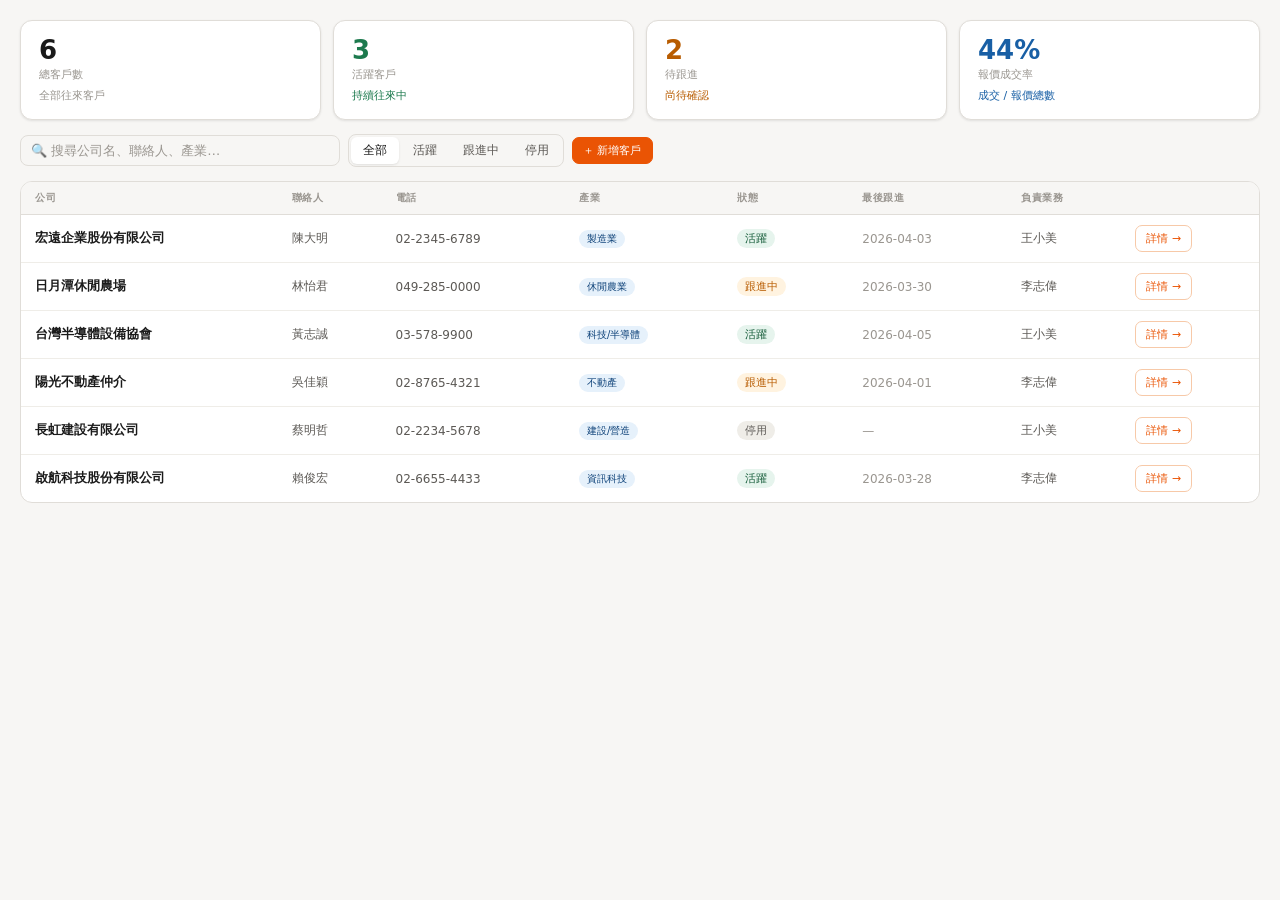
<file: admin_customers.html>
<!DOCTYPE html>
<html lang="zh-TW">
<head>
<meta charset="UTF-8"/>
<meta name="viewport" content="width=device-width, initial-scale=1.0"/>
<title>客戶管理</title>
<link rel="stylesheet" href="gomars_base.css">
<style>
body{margin:0;padding:0;background:var(--bg-surface);overflow-y:auto;}

/* ══════════════════════════════════════
   CRM — 客戶管理
══════════════════════════════════════ */
.crm-wrap{padding:20px;display:flex;flex-direction:column;gap:14px;}
.crm-stat-grid{display:grid;grid-template-columns:repeat(4,1fr);gap:12px;}
.crm-stat-card{background:var(--bg-card);border:.5px solid var(--border);border-radius:12px;padding:16px 18px;box-shadow:var(--shadow);}
.crm-stat-val{font-size:26px;font-weight:700;line-height:1;}
.crm-stat-lbl{font-size:11px;color:var(--tx3);margin-top:4px;}
.crm-stat-sub{font-size:11px;margin-top:6px;}
.crm-toolbar{display:flex;align-items:center;gap:8px;flex-wrap:wrap;}
.crm-seg{display:flex;background:var(--bg-surface);border:.5px solid var(--border);border-radius:8px;padding:2px;gap:2px;}
.crm-seg-btn{padding:5px 12px;border-radius:6px;border:none;background:transparent;font-family:var(--font);font-size:12px;color:var(--tx2);cursor:pointer;transition:all .15s;white-space:nowrap;}
.crm-seg-btn.on{background:var(--bg-card);color:var(--tx);font-weight:500;box-shadow:var(--shadow);}
.crm-table-wrap{background:var(--bg-card);border:.5px solid var(--border);border-radius:12px;overflow:hidden;}
.crm-table{width:100%;border-collapse:collapse;}
.crm-table th{font-size:10px;font-weight:700;color:var(--tx3);text-transform:uppercase;letter-spacing:.06em;padding:9px 14px;text-align:left;border-bottom:.5px solid var(--border);background:var(--bg-surface);}
.crm-table td{padding:10px 14px;font-size:12.5px;border-bottom:.5px solid var(--border-soft);color:var(--tx);vertical-align:middle;}
.crm-table tr:last-child td{border-bottom:none;}
.crm-table tbody tr:hover td{background:var(--bg-surface);cursor:pointer;}
.crm-company{font-weight:600;}
.crm-contact{color:var(--tx2);font-size:12px;}
.badge-cactive{background:var(--grb);color:var(--grd);}
.badge-cpending{background:#FFF3E0;color:#B85C00;}
.badge-cinactive{background:var(--g100);color:var(--g600);}

/* ── Customer Detail Modal (right slide-in) ── */
.cust-overlay{position:fixed;inset:0;background:rgba(0,0,0,.45);z-index:200;display:none;align-items:flex-start;justify-content:flex-end;}
.cust-overlay.open{display:flex;}
.cust-modal{width:860px;max-width:96vw;height:100vh;background:var(--bg-card);display:flex;flex-direction:column;box-shadow:-8px 0 40px rgba(0,0,0,.2);overflow:hidden;}
.cust-modal-hdr{padding:14px 20px;border-bottom:.5px solid var(--border);display:flex;align-items:center;gap:12px;flex-shrink:0;}
.cust-modal-body{flex:1;display:grid;grid-template-columns:1fr 300px;min-height:0;overflow:hidden;}
.cust-modal-left{padding:20px;border-right:.5px solid var(--border);overflow-y:auto;}
.cust-modal-right{padding:16px;overflow-y:auto;background:var(--bg-surface);display:flex;flex-direction:column;gap:12px;}
.cust-avatar{width:44px;height:44px;border-radius:10px;background:var(--brl);border:.5px solid var(--brm);color:var(--orbit);font-size:18px;font-weight:800;display:flex;align-items:center;justify-content:center;flex-shrink:0;}
.cust-field-grid{display:grid;grid-template-columns:1fr 1fr;gap:14px;margin-bottom:16px;}
.cust-field{display:flex;flex-direction:column;gap:3px;}
.cust-field-lbl{font-size:10px;font-weight:600;letter-spacing:.07em;text-transform:uppercase;color:var(--tx3);}
.cust-field-val{font-size:13px;color:var(--tx);}
.timeline-item{display:flex;gap:10px;padding:9px 14px;border-bottom:.5px solid var(--border);}
.timeline-item:last-child{border-bottom:none;}
.timeline-dot{width:8px;height:8px;border-radius:50%;margin-top:4px;flex-shrink:0;}
.timeline-meta{font-size:11px;color:var(--tx3);margin-top:3px;}
.quote-item{display:flex;align-items:center;justify-content:space-between;padding:8px 10px;background:var(--bg-card);border:.5px solid var(--border);border-radius:8px;}
.quote-title{font-size:12px;font-weight:600;color:var(--tx);}
.qsp{padding:2px 7px;border-radius:999px;font-size:10px;font-weight:600;}
.qsp-won{background:var(--grb);color:var(--grd);}
.qsp-sent{background:var(--blb);color:var(--bld);}
.qsp-draft{background:var(--g100);color:var(--g600);}
.crm-mini-stat{padding:10px;background:var(--bg-surface);border-radius:8px;text-align:center;}
.crm-mini-val{font-size:18px;font-weight:700;line-height:1;}
.crm-mini-lbl{font-size:10px;color:var(--tx3);margin-top:2px;}
</style>
</head>
<body>

<!-- 客戶列表 -->
<div class="crm-wrap">

  <!-- 統計卡片 -->
  <div class="crm-stat-grid">
    <div class="crm-stat-card">
      <div class="crm-stat-val" id="crm-stat-total" style="color:var(--tx);">—</div>
      <div class="crm-stat-lbl">總客戶數</div>
      <div class="crm-stat-sub" style="color:var(--tx3);">全部往來客戶</div>
    </div>
    <div class="crm-stat-card">
      <div class="crm-stat-val" id="crm-stat-active" style="color:var(--gr);">—</div>
      <div class="crm-stat-lbl">活躍客戶</div>
      <div class="crm-stat-sub" style="color:var(--gr);">持續往來中</div>
    </div>
    <div class="crm-stat-card">
      <div class="crm-stat-val" id="crm-stat-pending" style="color:var(--dust);">—</div>
      <div class="crm-stat-lbl">待跟進</div>
      <div class="crm-stat-sub" style="color:var(--dust);">尚待確認</div>
    </div>
    <div class="crm-stat-card">
      <div class="crm-stat-val" id="crm-stat-rate" style="color:var(--bl);">—</div>
      <div class="crm-stat-lbl">報價成交率</div>
      <div class="crm-stat-sub" style="color:var(--bl);">成交 / 報價總數</div>
    </div>
  </div>

  <!-- 搜尋與篩選 -->
  <div class="crm-toolbar">
    <input class="inp" id="crm-search" placeholder="🔍 搜尋公司名、聯絡人、產業…"
      oninput="renderCustomers()" style="flex:1;min-width:200px;max-width:320px;"/>
    <div class="crm-seg" id="crm-status-seg">
      <button class="crm-seg-btn on" onclick="setCrmFilter('all',this)">全部</button>
      <button class="crm-seg-btn" onclick="setCrmFilter('active',this)">活躍</button>
      <button class="crm-seg-btn" onclick="setCrmFilter('pending',this)">跟進中</button>
      <button class="crm-seg-btn" onclick="setCrmFilter('inactive',this)">停用</button>
    </div>
    <button class="btn btn-primary btn-sm">＋ 新增客戶</button>
  </div>

  <!-- 客戶列表 -->
  <div class="crm-table-wrap">
    <table class="crm-table">
      <thead>
        <tr>
          <th>公司</th>
          <th>聯絡人</th>
          <th>電話</th>
          <th>產業</th>
          <th>狀態</th>
          <th>最後跟進</th>
          <th>負責業務</th>
          <th></th>
        </tr>
      </thead>
      <tbody id="crm-tbody">
        <tr><td colspan="8" style="text-align:center;color:var(--tx3);padding:28px;">載入中…</td></tr>
      </tbody>
    </table>
  </div>

</div>

<!-- ══════════════════════════════════════
     客戶詳情 Modal（右側滑出）
══════════════════════════════════════ -->
<div class="cust-overlay" id="cust-overlay" onclick="if(event.target===this)closeCustDetail()">
  <div class="cust-modal">

    <!-- Modal Header -->
    <div class="cust-modal-hdr">
      <div class="cust-avatar" id="cust-modal-avatar">A</div>
      <div style="flex:1;min-width:0;">
        <div style="font-size:16px;font-weight:700;color:var(--tx);line-height:1.2;" id="cust-modal-company">—</div>
        <div style="font-size:11px;color:var(--tx3);margin-top:2px;" id="cust-modal-meta">—</div>
        <div style="display:flex;gap:6px;margin-top:5px;flex-wrap:wrap;" id="cust-modal-badges"></div>
      </div>
      <div style="display:flex;gap:6px;align-items:center;flex-shrink:0;">
        <button class="btn btn-sm" style="opacity:.45;cursor:not-allowed;" title="LINE 通知（開發中）">LINE 通知</button>
        <button class="btn btn-sm btn-primary" onclick="closeCustDetail()">✕ 關閉</button>
      </div>
    </div>

    <!-- Modal Body: Left (60%) + Right (40%) -->
    <div class="cust-modal-body">

      <!-- ── 左欄：基本資料 ── -->
      <div class="cust-modal-left">

        <div style="font-size:13px;font-weight:700;color:var(--tx);margin-bottom:14px;padding-bottom:8px;border-bottom:.5px solid var(--border);">
          基本資料
        </div>

        <div class="cust-field-grid">
          <div class="cust-field">
            <div class="cust-field-lbl">主要聯絡人</div>
            <div class="cust-field-val" id="cf-contact">—</div>
          </div>
          <div class="cust-field">
            <div class="cust-field-lbl">電話</div>
            <div class="cust-field-val" id="cf-phone">—</div>
          </div>
          <div class="cust-field">
            <div class="cust-field-lbl">Email</div>
            <div class="cust-field-val" id="cf-email">—</div>
          </div>
          <div class="cust-field">
            <div class="cust-field-lbl">產業</div>
            <div class="cust-field-val" id="cf-industry">—</div>
          </div>
          <div class="cust-field">
            <div class="cust-field-lbl">負責業務</div>
            <div class="cust-field-val" id="cf-owner">—</div>
          </div>
          <div class="cust-field">
            <div class="cust-field-lbl">建立日期</div>
            <div class="cust-field-val" id="cf-created">—</div>
          </div>
        </div>

        <div style="margin-bottom:18px;">
          <div class="cust-field-lbl" style="margin-bottom:5px;">備註</div>
          <div style="font-size:13px;color:var(--tx2);line-height:1.7;background:var(--bg-surface);padding:10px 12px;border-radius:8px;border:.5px solid var(--border);" id="cf-notes">尚無備註</div>
        </div>

        <!-- 客戶概況統計 -->
        <div style="font-size:13px;font-weight:700;color:var(--tx);margin-bottom:12px;padding-bottom:8px;border-bottom:.5px solid var(--border);">
          客戶概況
        </div>
        <div style="display:grid;grid-template-columns:repeat(4,1fr);gap:8px;">
          <div class="crm-mini-stat">
            <div class="crm-mini-val" id="cf-months" style="color:var(--tx);">—</div>
            <div class="crm-mini-lbl">往來月數</div>
          </div>
          <div class="crm-mini-stat">
            <div class="crm-mini-val" id="cf-follows" style="color:var(--tx);">—</div>
            <div class="crm-mini-lbl">跟進次數</div>
          </div>
          <div class="crm-mini-stat">
            <div class="crm-mini-val" id="cf-won" style="color:var(--gr);">—</div>
            <div class="crm-mini-lbl">成交金額(K)</div>
          </div>
          <div class="crm-mini-stat">
            <div class="crm-mini-val" id="cf-rate" style="color:var(--bl);">—</div>
            <div class="crm-mini-lbl">成交率</div>
          </div>
        </div>

        <!-- 其他操作 -->
        <div style="margin-top:20px;padding-top:16px;border-top:.5px solid var(--border);">
          <div style="font-size:11px;color:var(--tx3);font-weight:600;text-transform:uppercase;letter-spacing:.06em;margin-bottom:8px;">其他操作</div>
          <div style="display:flex;gap:6px;flex-wrap:wrap;">
            <button class="btn btn-sm">移交負責人</button>
            <button class="btn btn-sm">標記為停用</button>
            <button class="btn btn-sm btn-danger">刪除客戶</button>
          </div>
        </div>
      </div>

      <!-- ── 右欄：跟進時間軸 + 報價紀錄 ── -->
      <div class="cust-modal-right">

        <!-- 跟進時間軸 -->
        <div class="card" style="margin:0;">
          <div class="card-hdr">
            <span class="card-title">跟進時間軸</span>
            <button class="btn btn-sm">＋ 新增</button>
          </div>
          <div id="cf-timeline" style="padding:0 0 4px;">
            <div style="padding:16px;text-align:center;font-size:12px;color:var(--tx3);">尚無跟進紀錄</div>
          </div>
        </div>

        <!-- 報價 / 訂單 -->
        <div class="card" style="margin:0;">
          <div class="card-hdr">
            <span class="card-title">報價 / 訂單</span>
            <button class="btn btn-sm btn-primary">＋ 新增報價</button>
          </div>
          <div id="cf-quotes" style="padding:8px;display:flex;flex-direction:column;gap:6px;">
            <div style="font-size:12px;color:var(--tx3);text-align:center;padding:8px 0;">尚無報價紀錄</div>
          </div>
        </div>

      </div>
    </div>
  </div>
</div>

<script>
// ══════════════════════════════════════
//  Supabase（未來接真實資料用）
// ══════════════════════════════════════
// const SUPABASE_URL = 'https://wghvduyyuvbnggddvdal.supabase.co'
// const SUPABASE_ANON_KEY = '...'
// const sb = supabase.createClient(SUPABASE_URL, SUPABASE_ANON_KEY)

// ══════════════════════════════════════
//  Mock Data
// ══════════════════════════════════════
const mockCustomers = [
  {
    id: 'C001', company: '宏遠企業股份有限公司', contact_name: '陳大明',
    phone: '02-2345-6789', email: 'chen@hong-far.com.tw',
    industry: '製造業', status: 'active', owner: '王小美', created_at: '2024-08-15',
    notes: '每年日本/東南亞各一次，預算中等偏高，決策快速，習慣 Line 溝通。',
    follow_ups: [
      { type: 'call',  date: '2026-04-03', summary: '確認五月日本行程報價', next: '發報價單' },
      { type: 'visit', date: '2026-03-18', summary: '公司拜訪，介紹春季方案', next: '' },
      { type: 'email', date: '2026-02-25', summary: '寄送農曆新年賀卡及方案', next: '' },
    ],
    orders: [
      { title: '2025 日本春季五日遊', amount: 85000, status: 'won' },
      { title: '2026 五月沖繩報價',   amount: 92000, status: 'sent' },
    ],
  },
  {
    id: 'C002', company: '日月潭休閒農場', contact_name: '林怡君',
    phone: '049-285-0000', email: 'lin@slt-farm.com',
    industry: '休閒農業', status: 'pending', owner: '李志偉', created_at: '2025-01-10',
    notes: '主要需求為員工旅遊，每年約 50 人，偏好國內或短程東南亞。',
    follow_ups: [
      { type: 'call',  date: '2026-03-30', summary: '確認四月尾牙旅遊意願', next: '等回覆' },
      { type: 'email', date: '2026-03-01', summary: '寄送巴里島方案報價',   next: '' },
    ],
    orders: [
      { title: '員工旅遊 — 清境農場', amount: 45000,  status: 'won' },
      { title: '巴里島五日',           amount: 128000, status: 'draft' },
    ],
  },
  {
    id: 'C003', company: '台灣半導體設備協會', contact_name: '黃志誠',
    phone: '03-578-9900', email: 'huang@tsea.org.tw',
    industry: '科技/半導體', status: 'active', owner: '王小美', created_at: '2024-11-22',
    notes: '年度學術考察團，日本/德國為主要目的地，重視行程品質與住宿等級。',
    follow_ups: [
      { type: 'visit', date: '2026-04-05', summary: '簡報日本 SEMICON 考察方案', next: '確認人數' },
    ],
    orders: [
      { title: '2025 SEMICON 日本考察', amount: 320000, status: 'won' },
      { title: '2026 德國 SEMICON',     amount: 580000, status: 'sent' },
    ],
  },
  {
    id: 'C004', company: '陽光不動產仲介', contact_name: '吳佳穎',
    phone: '02-8765-4321', email: 'wu@sunshine-re.com.tw',
    industry: '不動產', status: 'pending', owner: '李志偉', created_at: '2025-03-05',
    notes: '新客戶，透過老客戶介紹，首次合作。詢問韓國獎勵旅遊。',
    follow_ups: [
      { type: 'quote', date: '2026-04-01', summary: '發送韓國五天報價方案', next: '跟進確認' },
    ],
    orders: [
      { title: '韓國獎勵旅遊方案', amount: 210000, status: 'sent' },
    ],
  },
  {
    id: 'C005', company: '長虹建設有限公司', contact_name: '蔡明哲',
    phone: '02-2234-5678', email: 'tsai@changhong.com.tw',
    industry: '建設/營造', status: 'inactive', owner: '王小美', created_at: '2023-06-14',
    notes: '已兩年無新案，最後一次合作為 2024 年初。可考慮重啟聯繫。',
    follow_ups: [],
    orders: [
      { title: '北海道六日遊', amount: 175000, status: 'won' },
    ],
  },
  {
    id: 'C006', company: '啟航科技股份有限公司', contact_name: '賴俊宏',
    phone: '02-6655-4433', email: 'lai@qihang.tech',
    industry: '資訊科技', status: 'active', owner: '李志偉', created_at: '2025-06-01',
    notes: '新創公司，員工以年輕族群為主，傾向主題式旅遊（音樂祭、球賽觀光）。',
    follow_ups: [
      { type: 'email', date: '2026-03-28', summary: '詢問日本演唱會行程可行性', next: '確認場次資訊' },
    ],
    orders: [
      { title: '富士山音樂祭五日', amount: 96000, status: 'draft' },
    ],
  },
]

let _crmFilter = 'all'

const CRM_STATUS_MAP = {
  active:   { label: '活躍',   cls: 'badge badge-cactive' },
  pending:  { label: '跟進中', cls: 'badge badge-cpending' },
  inactive: { label: '停用',   cls: 'badge badge-cinactive' },
}
const CRM_FOLLOW_LABEL = { call: '電話', visit: '拜訪', email: 'Email', quote: '報價' }
const CRM_FOLLOW_COLOR = { call: 'var(--bl)', visit: 'var(--gr)', email: 'var(--g400)', quote: 'var(--orbit)' }
const CRM_ORDER_STATUS = {
  won:   { label: '成交',   cls: 'qsp qsp-won' },
  sent:  { label: '已送出', cls: 'qsp qsp-sent' },
  draft: { label: '草稿',   cls: 'qsp qsp-draft' },
}

function setCrmFilter(val, btn) {
  _crmFilter = val
  document.querySelectorAll('#crm-status-seg .crm-seg-btn').forEach(b => b.classList.remove('on'))
  if (btn) btn.classList.add('on')
  renderCustomers()
}

function renderCustomers() {
  const q = (document.getElementById('crm-search')?.value || '').toLowerCase()
  let list = mockCustomers
  if (_crmFilter !== 'all') list = list.filter(c => c.status === _crmFilter)
  if (q) list = list.filter(c =>
    c.company.toLowerCase().includes(q) ||
    c.contact_name.toLowerCase().includes(q) ||
    (c.industry || '').toLowerCase().includes(q)
  )

  // Stats
  const allOrders = mockCustomers.flatMap(c => c.orders)
  const wonCount  = allOrders.filter(o => o.status === 'won').length
  const rate = allOrders.length ? Math.round(wonCount / allOrders.length * 100) : 0
  document.getElementById('crm-stat-total').textContent   = mockCustomers.length
  document.getElementById('crm-stat-active').textContent  = mockCustomers.filter(c => c.status === 'active').length
  document.getElementById('crm-stat-pending').textContent = mockCustomers.filter(c => c.status === 'pending').length
  document.getElementById('crm-stat-rate').textContent    = rate + '%'

  // Notify parent to update sidebar badge
  window.parent.postMessage({ action: 'updateBadge', id: 'badge-customers', value: mockCustomers.length }, '*')

  const tbody = document.getElementById('crm-tbody')
  if (!tbody) return
  if (!list.length) {
    tbody.innerHTML = '<tr><td colspan="8" style="text-align:center;color:var(--tx3);padding:28px;">無符合條件的客戶</td></tr>'
    return
  }
  tbody.innerHTML = list.map(c => {
    const s = CRM_STATUS_MAP[c.status] || { label: c.status, cls: 'badge' }
    const lastFollow = c.follow_ups[0]?.date || '—'
    return `<tr onclick="openCustDetail('${c.id}')">
      <td><div class="crm-company">${c.company}</div></td>
      <td><div class="crm-contact">${c.contact_name}</div></td>
      <td style="font-size:12px;color:var(--tx2);">${c.phone}</td>
      <td><span class="badge badge-blue" style="font-size:10px;">${c.industry || '—'}</span></td>
      <td><span class="${s.cls}">${s.label}</span></td>
      <td style="font-size:12px;color:var(--tx3);">${lastFollow}</td>
      <td style="font-size:12px;color:var(--tx2);">${c.owner}</td>
      <td><button class="btn btn-sm btn-ghost" onclick="event.stopPropagation();openCustDetail('${c.id}')">詳情 →</button></td>
    </tr>`
  }).join('')
}

function openCustDetail(id) {
  const c = mockCustomers.find(x => x.id === id)
  if (!c) return
  const overlay = document.getElementById('cust-overlay')

  // Header
  document.getElementById('cust-modal-avatar').textContent  = c.company.charAt(0)
  document.getElementById('cust-modal-company').textContent = c.company
  document.getElementById('cust-modal-meta').textContent    = `客戶編號：${c.id} ・ 建立：${c.created_at}`

  const s = CRM_STATUS_MAP[c.status] || { label: c.status, cls: 'badge' }
  document.getElementById('cust-modal-badges').innerHTML =
    `<span class="${s.cls}">${s.label}</span>` +
    (c.industry ? `<span class="badge badge-blue" style="font-size:10px;">${c.industry}</span>` : '')

  // Fields
  document.getElementById('cf-contact').textContent  = c.contact_name || '—'
  document.getElementById('cf-phone').textContent    = c.phone || '—'
  document.getElementById('cf-email').textContent    = c.email || '—'
  document.getElementById('cf-industry').textContent = c.industry || '—'
  document.getElementById('cf-owner').textContent    = c.owner || '—'
  document.getElementById('cf-created').textContent  = c.created_at
  document.getElementById('cf-notes').textContent    = c.notes || '尚無備註'

  // Mini stats
  const created  = new Date(c.created_at)
  const months   = Math.max(0, Math.floor((Date.now() - created.getTime()) / (1000 * 60 * 60 * 24 * 30)))
  const wonOrders = c.orders.filter(o => o.status === 'won')
  const totalWon  = wonOrders.reduce((acc, o) => acc + (o.amount || 0), 0)
  const winRate   = c.orders.length ? Math.round(wonOrders.length / c.orders.length * 100) : 0
  document.getElementById('cf-months').textContent  = months
  document.getElementById('cf-follows').textContent = c.follow_ups.length
  document.getElementById('cf-won').textContent     = Math.round(totalWon / 1000) + 'K'
  document.getElementById('cf-rate').textContent    = c.orders.length ? winRate + '%' : '—'

  // Timeline
  const tlEl = document.getElementById('cf-timeline')
  tlEl.innerHTML = c.follow_ups.length
    ? c.follow_ups.map(f => `
        <div class="timeline-item">
          <div class="timeline-dot" style="background:${CRM_FOLLOW_COLOR[f.type] || 'var(--g400)'};"></div>
          <div style="flex:1;">
            <div style="font-size:10px;font-weight:700;color:var(--tx3);letter-spacing:.06em;text-transform:uppercase;margin-bottom:2px;">
              ${CRM_FOLLOW_LABEL[f.type] || f.type}
            </div>
            <div style="font-size:12.5px;color:var(--tx);line-height:1.5;">${f.summary}</div>
            ${f.next ? `<div style="font-size:11px;color:var(--orbit);font-weight:600;margin-top:3px;">→ ${f.next}</div>` : ''}
            <div class="timeline-meta">${f.date}</div>
          </div>
        </div>`).join('')
    : '<div style="padding:16px;text-align:center;font-size:12px;color:var(--tx3);">尚無跟進紀錄</div>'

  // Quotes
  const qEl = document.getElementById('cf-quotes')
  qEl.innerHTML = c.orders.length
    ? c.orders.map(o => {
        const qs = CRM_ORDER_STATUS[o.status] || { label: o.status, cls: 'qsp qsp-draft' }
        return `<div class="quote-item">
          <div>
            <div class="quote-title">${o.title}</div>
            <div style="font-size:11px;color:var(--tx3);margin-top:2px;">NT$ ${(o.amount || 0).toLocaleString()}</div>
          </div>
          <span class="${qs.cls}">${qs.label}</span>
        </div>`
      }).join('')
    : '<div style="font-size:12px;color:var(--tx3);text-align:center;padding:8px 0;">尚無報價紀錄</div>'

  overlay.classList.add('open')
}

function closeCustDetail() {
  document.getElementById('cust-overlay').classList.remove('open')
}

// ── 監聽來自父視窗的指令 ──
window.addEventListener('message', (e) => {
  if (e.data?.action === 'refresh') renderCustomers()
})

// ── 初始化 ──
renderCustomers()
</script>
</body>
</html>
</file>
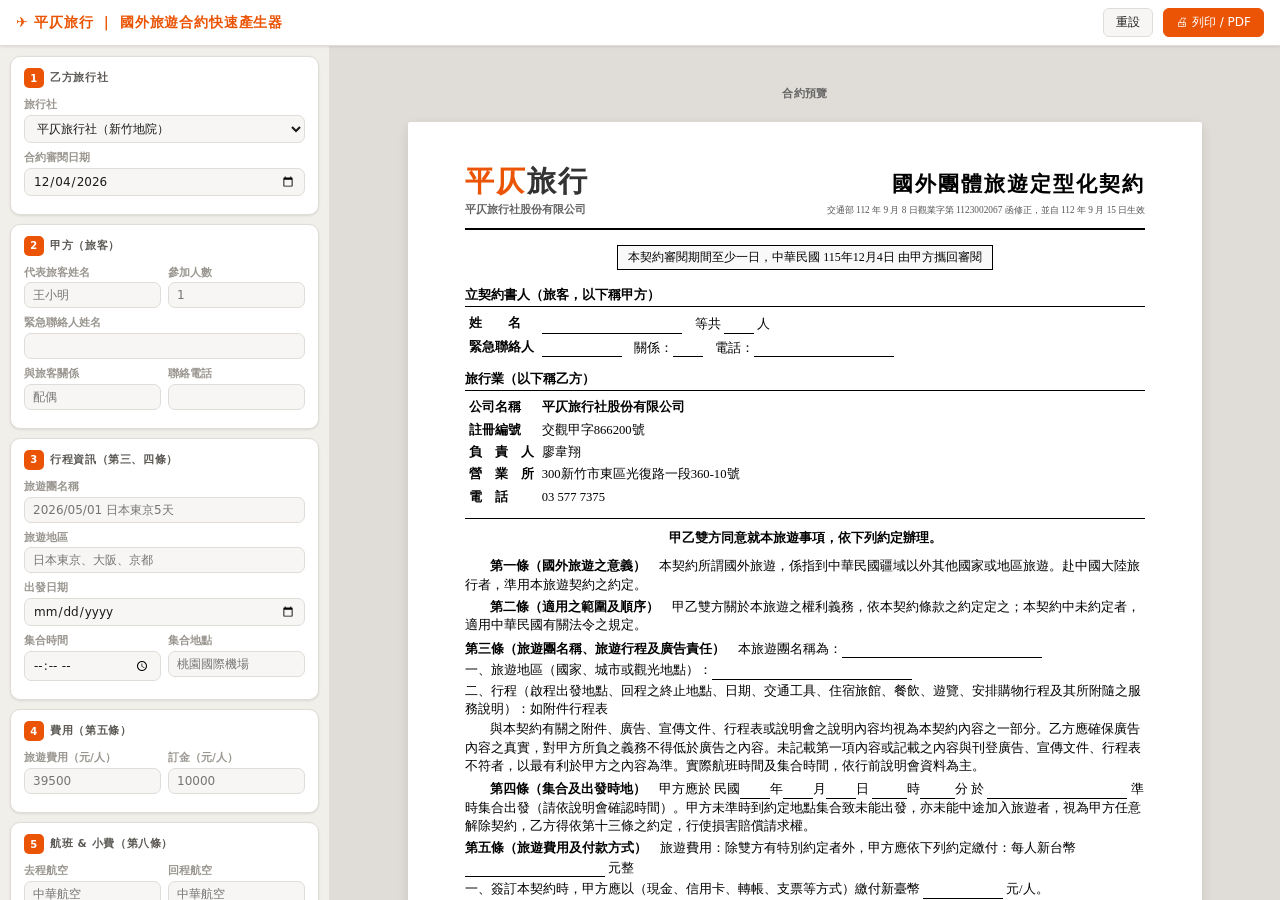
<file: contract_generator.html>
<!DOCTYPE html>
<html lang="zh-TW">
<head>
<meta charset="UTF-8">
<meta name="viewport" content="width=device-width,initial-scale=1">
<title>國外旅遊合約產生器 | 平仄旅行</title>
<style>
/* ── GOMARS Base Tokens ── */
:root{
  --font:"PingFang TC","Microsoft JhengHei","SF Pro Text","Segoe UI",system-ui,sans-serif;
  --orbit:#EA5404;--mars:#C43A10;
  --bl:#185FA5;--blb:#E6F1FB;--bld:#0E4279;
  --gr:#1D7A4E;--grb:#E6F4ED;
  --g50:#F7F6F4;--g100:#EFEDE8;--g200:#E0DDD8;--g300:#C8C4BE;
  --g400:#9A9690;--g500:#6E6A65;--g600:#5C5955;--g700:#3D3B38;
  --bg-page:#F0EFE9;--bg-card:#fff;--bg-surface:#F7F6F4;--bg-hover:#EFEDE8;
  --border:#E0DDD8;--border-soft:#EFEDE8;
  --tx:#1A1A1A;--tx2:#5C5955;--tx3:#9A9690;
  --radius:10px;
  --shadow:0 1px 3px rgba(0,0,0,.06),0 1px 2px rgba(0,0,0,.04);
  --shadow-md:0 4px 12px rgba(0,0,0,.08);
}
*,*::before,*::after{box-sizing:border-box;margin:0;padding:0;}

/* ── App Shell ── */
body{font-family:var(--font);background:var(--bg-page);color:var(--tx);font-size:13px;line-height:1.5;height:100vh;overflow:hidden;}
.topbar{height:46px;background:var(--bg-card);border-bottom:.5px solid var(--border);display:flex;align-items:center;padding:0 16px;gap:10px;position:sticky;top:0;z-index:100;box-shadow:var(--shadow);}
.logo{font-size:14px;font-weight:800;color:var(--orbit);letter-spacing:.06em;flex:1;}
.tb-btn{padding:5px 12px;border-radius:6px;border:.5px solid var(--border);background:var(--bg-surface);color:var(--tx);font-size:12px;cursor:pointer;font-family:var(--font);transition:all .15s;}
.tb-btn:hover{background:var(--bg-hover);}
.tb-btn.primary{background:var(--orbit);color:#fff;border-color:var(--orbit);}
.tb-btn.primary:hover{background:var(--mars);}
.main-layout{display:flex;height:calc(100vh - 46px);overflow:hidden;}

/* ── Form Panel ── */
.form-panel{width:330px;min-width:280px;background:var(--bg-page);overflow-y:auto;border-right:.5px solid var(--border);padding:10px;flex-shrink:0;}
.card{background:var(--bg-card);border:.5px solid var(--border);border-radius:var(--radius);padding:11px 13px;margin-bottom:9px;box-shadow:var(--shadow);}
.card-title{font-size:10.5px;font-weight:700;color:var(--tx2);text-transform:uppercase;letter-spacing:.06em;margin-bottom:9px;display:flex;align-items:center;gap:6px;}
.sec-num{width:20px;height:20px;border-radius:5px;background:var(--orbit);color:#fff;font-size:10px;font-weight:800;display:inline-flex;align-items:center;justify-content:center;flex-shrink:0;}
.field{margin-bottom:7px;}
.field>label{display:block;font-size:10.5px;color:var(--tx3);margin-bottom:2px;font-weight:600;}
.inp{width:100%;background:var(--bg-surface);border:.5px solid var(--border);border-radius:7px;padding:5px 8px;font-size:12px;font-family:var(--font);color:var(--tx);transition:border-color .15s;}
.inp:focus{outline:none;border-color:var(--bl);}
.inp[readonly]{color:var(--orbit);font-weight:600;cursor:default;}
select.inp{cursor:pointer;}
.g2{display:grid;grid-template-columns:1fr 1fr;gap:7px;}
.g3{display:grid;grid-template-columns:1fr 1fr 1fr;gap:5px;}
.seg{display:flex;background:var(--bg-surface);border-radius:7px;padding:2px;gap:2px;}
.seg-btn{flex:1;padding:4px 6px;border-radius:5px;border:none;background:transparent;font-size:11px;font-family:var(--font);cursor:pointer;color:var(--tx2);transition:all .15s;}
.seg-btn.on{background:var(--bg-card);color:var(--tx);font-weight:600;box-shadow:0 1px 4px rgba(0,0,0,.1);}
.check-row{display:flex;align-items:center;gap:5px;font-size:11.5px;color:var(--tx2);cursor:pointer;margin-bottom:4px;line-height:1.4;}
.check-row input[type=checkbox]{accent-color:var(--orbit);flex-shrink:0;}
.info-line{font-size:10.5px;color:var(--tx3);padding:4px 8px;background:var(--blb);border-radius:5px;margin-bottom:6px;}

/* ── Preview Panel ── */
.preview-panel{flex:1;overflow-y:auto;background:var(--g200);padding:40px 0;display:flex;flex-direction:column;align-items:center;gap:20px;}
.page-label{font-size:10.5px;color:#666;font-weight:600;letter-spacing:.04em;}

/* ── A4 Pages (screen) ── */
.page-a4{width:794px;background:#fff;box-shadow:0 4px 12px rgba(0,0,0,.1);border-radius:2px;padding:1cm 1.5cm;position:relative;overflow:visible;box-sizing:border-box;
  font-family:"標楷體","DFKai-SB","BiauKai","PingFang TC","Microsoft JhengHei",serif;
  font-size:10pt;line-height:1.45;color:#000;}

/* ── Contract Typography ── */
.c-header{text-align:center;margin-bottom:14px;}
.c-company{font-size:13pt;font-weight:bold;letter-spacing:.08em;margin-bottom:3px;}
.c-title{font-size:17pt;font-weight:bold;letter-spacing:.18em;margin-bottom:5px;}
.c-govref{font-size:7.5pt;color:#333;line-height:1.5;}
.c-review{border:1pt solid #000;padding:3px 10px;font-size:9pt;display:inline-block;margin:8px 0 12px;}
.party-block{margin-bottom:10px;}
.party-hdg{font-size:10pt;font-weight:bold;border-bottom:1pt solid #000;padding-bottom:2px;margin-bottom:5px;}
.party-table{width:100%;border-collapse:collapse;font-size:9.5pt;}
.party-table td{padding:2px 4px;vertical-align:top;}
.party-table .lbl{font-weight:bold;white-space:nowrap;width:5.5em;}
.divider{border:none;border-top:1pt solid #000;margin:8px 0;}
.mutual{text-align:center;font-size:9.5pt;font-weight:bold;margin-bottom:8px;}

/* Articles */
.art{margin-bottom:4px;}
.art-h{font-size:9.5pt;font-weight:bold;display:inline;}
.art-p{font-size:9.5pt;display:inline;line-height:1.45;}
.art-blk{font-size:9.5pt;line-height:1.45;text-indent:2em;margin-bottom:2px;}
.art-blk-ni{font-size:9.5pt;line-height:1.45;margin-bottom:2px;}
.art-list{margin:2px 0 2px 3em;font-size:9.5pt;line-height:1.4;}
.art-list li{margin-bottom:1px;list-style:none;}
.art-section{margin-top:2px;}

/* Penalty Table */
.pen-tbl{border-collapse:collapse;font-size:8.5pt;margin:3px 0 3px 2em;width:calc(100% - 2em);}
.pen-tbl th{background:#f0f0f0;border:.5pt solid #555;padding:2px 8px;text-align:center;font-weight:bold;}
.pen-tbl td{border:.5pt solid #555;padding:2px 8px;text-align:center;}

/* Art.31 Insurance table */
.ins-tbl{border-collapse:collapse;font-size:8.5pt;margin:3px 0 3px 2em;width:calc(100% - 2em);}
.ins-tbl td{border:.5pt solid #555;padding:2px 8px;}

/* Checkbox marks */
.chk{display:inline-block;width:12px;height:12px;border:1pt solid #000;vertical-align:middle;text-align:center;line-height:11px;font-size:9pt;margin-right:2px;}

/* Blank fields */
.bl{display:inline-block;border-bottom:1pt solid #000;min-width:40px;vertical-align:bottom;text-align:center;}
.bl-s{min-width:30px;}
.bl-m{min-width:80px;}
.bl-l{min-width:140px;}
.bl-xl{min-width:200px;}

/* Signature area */
.sig-wrap{margin-top:14px;}
.sig-top{border:1pt solid #000;padding:8px;margin-bottom:6px;}
.sig-bottom{display:grid;grid-template-columns:1fr 1fr;gap:6px;}
.sig-box{border:1pt solid #000;padding:8px;}
.sig-hdg{font-size:10pt;font-weight:bold;border-bottom:.5pt solid #999;padding-bottom:3px;margin-bottom:6px;}
.sig-row{display:grid;grid-template-columns:5.5em 1fr;gap:2px;margin-bottom:4px;font-size:9pt;}
.sig-lbl{font-weight:bold;}
.sig-val{border-bottom:.5pt solid #000;min-height:16px;padding-bottom:1px;}
.seal-placeholder{width:68px;height:68px;border:1pt dashed #999;display:inline-flex;align-items:center;justify-content:center;font-size:7.5pt;color:#aaa;flex-shrink:0;}
.sig-date-row{font-size:8.5pt;margin-top:8px;line-height:1.6;}

/* ── Article Title ── */
.art-title{font-size:11pt;color:var(--orbit);font-weight:bold;display:block;margin-top:10px;margin-left:0;}
.art-content{display:block;margin-left:0;line-height:1.5;}

/* ── Cover Editor ── */
.draggable-text{position:absolute;min-width:80px;min-height:24px;border:1px dashed #aaa;padding:4px 6px;font-size:12pt;cursor:move;background:rgba(255,255,255,.7);z-index:10;}
.draggable-text:focus{outline:2px solid var(--orbit);border-color:transparent;}
.draggable-img{position:absolute;cursor:move;max-width:300px;max-height:300px;z-index:10;border:1px dashed #aaa;}
.cover-toolbar{width:794px;display:flex;gap:8px;align-items:center;padding:6px 10px;background:var(--bg-card);border:.5px solid var(--border);border-radius:8px 8px 0 0;box-shadow:var(--shadow);}
.cover-toolbar label,
.cover-toolbar button{padding:4px 10px;border-radius:5px;border:.5px solid var(--border);background:var(--bg-surface);color:var(--tx);font-size:11px;cursor:pointer;font-family:var(--font);}
.cover-toolbar button:hover,
.cover-toolbar label:hover{background:var(--bg-hover);}
.cover-toolbar input[type=file]{display:none;}

/* ── Print ── */
@media print{
  @page{size:A4;margin:1cm 1.5cm;}
  body{height:auto;overflow:visible;background:#fff;margin:0;}
  .topbar,.form-panel,.page-label,.no-print{display:none!important;}
  .main-layout{height:auto;overflow:visible;}
  .preview-panel{padding:0;background:none;overflow:visible;display:block;}
  .page-a4{width:100%;padding:0;box-shadow:none;border-radius:0;border:none!important;overflow:visible;}
}
</style>
</head>
<body>

<div class="topbar">
  <span class="logo">✈ 平仄旅行 ｜ 國外旅遊合約快速產生器</span>
  <button class="tb-btn" onclick="resetForm()">重設</button>
  <button class="tb-btn primary" onclick="window.print()">🖨 列印 / PDF</button>
</div>

<div class="main-layout">

  <!-- ══ Form Panel ══ -->
  <div class="form-panel" id="formPanel">

    <div class="card">
      <div class="card-title"><span class="sec-num">1</span>乙方旅行社</div>
      <div class="field">
        <label>旅行社</label>
        <select class="inp" id="provider">
          <option value="pingze">平仄旅行社（新竹地院）</option>
          <option value="bawei">百威旅行社（台北地院）</option>
        </select>
      </div>
      <div class="field">
        <label>合約審閱日期</label>
        <input type="date" class="inp" id="reviewDate">
      </div>
    </div>

    <div class="card">
      <div class="card-title"><span class="sec-num">2</span>甲方（旅客）</div>
      <div class="g2">
        <div class="field">
          <label>代表旅客姓名</label>
          <input type="text" class="inp" id="guestName" placeholder="王小明">
        </div>
        <div class="field">
          <label>參加人數</label>
          <input type="number" class="inp" id="guestCount" placeholder="1" min="1">
        </div>
      </div>
      <div class="field">
        <label>緊急聯絡人姓名</label>
        <input type="text" class="inp" id="emergencyName">
      </div>
      <div class="g2">
        <div class="field">
          <label>與旅客關係</label>
          <input type="text" class="inp" id="emergencyRel" placeholder="配偶">
        </div>
        <div class="field">
          <label>聯絡電話</label>
          <input type="text" class="inp" id="emergencyPhone">
        </div>
      </div>
    </div>

    <div class="card">
      <div class="card-title"><span class="sec-num">3</span>行程資訊（第三、四條）</div>
      <div class="field">
        <label>旅遊團名稱</label>
        <input type="text" class="inp" id="tourName" list="tourNameHL" placeholder="2026/05/01 日本東京5天">
        <datalist id="tourNameHL"></datalist>
      </div>
      <div class="field">
        <label>旅遊地區</label>
        <input type="text" class="inp" id="tourArea" list="tourAreaHL" placeholder="日本東京、大阪、京都">
        <datalist id="tourAreaHL"></datalist>
      </div>
      <div class="field">
        <label>出發日期</label>
        <input type="date" class="inp" id="depDate">
      </div>
      <div class="g2">
        <div class="field">
          <label>集合時間</label>
          <input type="time" class="inp" id="depTime">
        </div>
        <div class="field">
          <label>集合地點</label>
          <input type="text" class="inp" id="depPlace" placeholder="桃園國際機場">
        </div>
      </div>
    </div>

    <div class="card">
      <div class="card-title"><span class="sec-num">4</span>費用（第五條）</div>
      <div class="g2">
        <div class="field">
          <label>旅遊費用（元/人）</label>
          <input type="number" class="inp" id="fee" placeholder="39500">
        </div>
        <div class="field">
          <label>訂金（元/人）</label>
          <input type="number" class="inp" id="deposit" placeholder="10000">
        </div>
      </div>
    </div>

    <div class="card">
      <div class="card-title"><span class="sec-num">5</span>航班 &amp; 小費（第八條）</div>
      <div class="g2">
        <div class="field">
          <label>去程航空</label>
          <input type="text" class="inp" id="airline1" placeholder="中華航空">
        </div>
        <div class="field">
          <label>回程航空</label>
          <input type="text" class="inp" id="airline2" placeholder="中華航空">
        </div>
      </div>
      <div class="g2">
        <div class="field">
          <label>托運行李（公斤）</label>
          <input type="number" class="inp" id="checkedBag" placeholder="23">
        </div>
        <div class="field">
          <label>手提行李（公斤）</label>
          <input type="number" class="inp" id="carryOn" placeholder="7">
        </div>
      </div>
      <div class="field">
        <label>小費（每日 × 天數）</label>
        <div class="g3">
          <div>
            <div style="font-size:10px;color:var(--tx3);margin-bottom:2px;">每日（元）</div>
            <input type="number" class="inp" id="tipDaily" placeholder="300">
          </div>
          <div>
            <div style="font-size:10px;color:var(--tx3);margin-bottom:2px;">天數</div>
            <input type="number" class="inp" id="tipDays" placeholder="5">
          </div>
          <div>
            <div style="font-size:10px;color:var(--tx3);margin-bottom:2px;">合計（自動）</div>
            <input type="text" class="inp" id="tipTotal" readonly>
          </div>
        </div>
      </div>
    </div>

    <div class="card">
      <div class="card-title"><span class="sec-num">6</span>條款設定</div>
      <div class="field">
        <label>最低成團人數（第十條）</label>
        <input type="number" class="inp" id="minPax" placeholder="15" min="1">
      </div>
      <div class="field">
        <label>第十八條（第三人變更權）</label>
        <div class="seg" id="art18Seg">
          <button class="seg-btn on" data-val="normal" onclick="setSegBtn('art18Seg',this)">正常（21日前）</button>
          <button class="seg-btn" data-val="loose" onclick="setSegBtn('art18Seg',this)">寬鬆（30日前）</button>
        </div>
      </div>
      <div class="g2">
        <div class="field">
          <label>利率（自動連動乙方）</label>
          <input type="text" class="inp" id="rateDisp" readonly>
        </div>
        <div class="field">
          <label>第十五條補償率（%）</label>
          <input type="number" class="inp" id="compRate" value="5" min="1" max="5">
        </div>
      </div>
    </div>

    <div class="card">
      <div class="card-title"><span class="sec-num">7</span>第三十五 / 三十七條</div>
      <div class="field">
        <label>第三十五條：個人資料同意</label>
        <div class="seg" id="privacySeg">
          <button class="seg-btn on" data-val="agree" onclick="setSegBtn('privacySeg',this)">■ 同意</button>
        </div>
        <div class="info-line" style="margin-top:4px;">甲方如不同意，乙方將無法提供本契約之旅遊服務</div>
      </div>
      <div class="field">
        <label>第三十七條：姓名提供同團旅客</label>
        <div class="seg" id="nameSeg">
          <button class="seg-btn on" data-val="disagree" onclick="setSegBtn('nameSeg',this)">■ 不同意</button>
        </div>
      </div>
      <div class="field">
        <label>附加協議選項</label>
        <label class="check-row"><input type="checkbox" id="optA" checked>行前資料於出發前7天給予（尾款出發前7–14日收齊）</label>
        <label class="check-row">
          <input type="checkbox" id="optB">團費不含單人房差&nbsp;NT$
          <input type="number" id="singleFee" class="inp" style="width:72px;display:inline-block;margin-left:3px;" placeholder="0">元
        </label>
        <label class="check-row"><input type="checkbox" id="optC" checked>支付訂金等同旅遊契約成立</label>
      </div>
    </div>

  </div><!-- /form-panel -->

  <!-- ══ Preview Panel ══ -->
  <div class="preview-panel" id="previewPanel">
    <div class="page-label no-print">合約預覽</div>
    <div class="page-a4" id="pageContent"></div>
  </div>

</div><!-- /main-layout -->

<script>
/* ══════════════════════════════
   Provider Data
══════════════════════════════ */
const PROV = {
  pingze:{
    name:'平仄旅行社股份有限公司',
    regNo:'交觀甲字866200號',
    owner:'廖韋翔',
    addr:'300新竹市東區光復路一段360-10號',
    phone:'03 577 7375',
    email:'dofuntriphsinchu@gmail.com',
    court:'新竹',
    rate:5
  },
  bawei:{
    name:'百威旅行社股份有限公司',
    regNo:'交觀綜字第二一三二號',
    owner:'蘇志斌',
    addr:'80247高雄市苓雅區三多四路110號8樓之3',
    phone:'(07) 536-5757',
    fax:'(07) 536-9191',
    email:'service@bwt.com.tw 或 boss@bwt.com.tw',
    court:'台北',
    rate:3
  }
};

/* ══════════════════════════════
   State
══════════════════════════════ */
const SEG = {art18Seg:'normal', privacySeg:'agree', nameSeg:'disagree'};

/* ══════════════════════════════
   Init
══════════════════════════════ */
document.addEventListener('DOMContentLoaded',()=>{
  const t = new Date();
  const fmt = n => String(n).padStart(2,'0');
  document.getElementById('reviewDate').value = `${t.getFullYear()}-${fmt(t.getMonth()+1)}-${fmt(t.getDate())}`;
  loadHistory();
  syncRateDisplay();
  updatePreview();
  document.getElementById('formPanel').addEventListener('input', onInput);
  document.getElementById('formPanel').addEventListener('change', onInput);
});

function onInput(){
  // Tip total
  const td = parseInt(El('tipDaily').value)||0;
  const tn = parseInt(El('tipDays').value)||0;
  El('tipTotal').value = td&&tn ? fmtNum(td*tn) : '';
  syncRateDisplay();
  updatePreview();
  saveHistory();
}

function syncRateDisplay(){
  const p = PROV[El('provider').value];
  El('rateDisp').value = p.rate+'%';
}

function setSegBtn(segId, btn){
  SEG[segId] = btn.dataset.val;
  document.querySelectorAll(`#${segId} .seg-btn`).forEach(b=>b.classList.remove('on'));
  btn.classList.add('on');
  updatePreview();
}

function resetForm(){
  if(!confirm('確定要清除所有填寫內容？')) return;
  ['guestName','guestCount','emergencyName','emergencyRel','emergencyPhone',
   'tourName','tourArea','depDate','depTime','depPlace',
   'fee','deposit','tipDaily','tipDays','tipTotal',
   'airline1','airline2','checkedBag','carryOn','minPax','singleFee']
    .forEach(id=>{ const el=El(id); if(!el.readOnly) el.value=''; });
  El('compRate').value='5';
  ['optA','optC'].forEach(id=>El(id).checked=true);
  El('optB').checked=false;
  SEG.art18Seg='normal'; SEG.privacySeg='agree'; SEG.nameSeg='disagree';
  ['art18Seg','privacySeg','nameSeg'].forEach(sid=>{
    const seg=document.getElementById(sid);
    const defs={art18Seg:'normal',privacySeg:'agree',nameSeg:'disagree'};
    seg.querySelectorAll('.seg-btn').forEach(b=>b.classList.toggle('on',b.dataset.val===defs[sid]));
  });
  syncRateDisplay();
  updatePreview();
}

/* ══════════════════════════════
   LocalStorage
══════════════════════════════ */
function saveHistory(){
  ['tourName','tourArea'].forEach(id=>{
    const v=El(id).value.trim();
    if(!v) return;
    const key='pz_'+id;
    let list=JSON.parse(localStorage.getItem(key)||'[]');
    list=[v,...list.filter(x=>x!==v)].slice(0,8);
    localStorage.setItem(key,JSON.stringify(list));
  });
}
function loadHistory(){
  ['tourName','tourArea'].forEach(id=>{
    const dlId=id==='tourName'?'tourNameHL':'tourAreaHL';
    const list=JSON.parse(localStorage.getItem('pz_'+id)||'[]');
    const dl=document.getElementById(dlId);
    dl.innerHTML='';
    list.forEach(v=>{const opt=document.createElement('option');opt.value=v;dl.appendChild(opt);});
  });
}

/* ══════════════════════════════
   Helpers
══════════════════════════════ */
function El(id){return document.getElementById(id);}
function fmtNum(n){return Number(n).toLocaleString('zh-TW');}

function getData(){
  const p=PROV[El('provider').value];
  const rd=El('reviewDate').value;
  const dd=El('depDate').value;
  return{
    prov:El('provider').value, p,
    reviewDate:rd, reviewRoc:toRoc(rd),
    guestName:El('guestName').value.trim(),
    guestCount:El('guestCount').value.trim(),
    emergencyName:El('emergencyName').value.trim(),
    emergencyRel:El('emergencyRel').value.trim(),
    emergencyPhone:El('emergencyPhone').value.trim(),
    tourName:El('tourName').value.trim(),
    tourArea:El('tourArea').value.trim(),
    depDate:dd, depRoc:toRocFull(dd),
    depTime:(()=>{const v=El('depTime').value; if(!v) return ''; const[h,m]=v.split(':'); return h+'時'+m+'分';})(),
    depPlace:El('depPlace').value.trim(),
    fee:El('fee').value.trim(),
    deposit:El('deposit').value.trim(),
    tipDaily:El('tipDaily').value.trim(),
    tipDays:El('tipDays').value.trim(),
    tipTotal:El('tipTotal').value.trim(),
    airline1:El('airline1').value.trim(),
    airline2:El('airline2').value.trim(),
    checkedBag:El('checkedBag').value.trim(),
    carryOn:El('carryOn').value.trim(),
    minPax:El('minPax').value.trim(),
    compRate:El('compRate').value.trim()||'5',
    art18days:SEG.art18Seg==='normal'?'二十一（21）':'三十（30）',
    art18num:SEG.art18Seg==='normal'?'21':'30',
    privacyAgree:SEG.privacySeg==='agree',
    nameShareAgree:SEG.nameSeg==='agree',
    optA:El('optA').checked,
    optB:El('optB').checked,
    singleFee:El('singleFee').value.trim(),
    optC:El('optC').checked,
  };
}

function toRoc(dateStr){
  if(!dateStr) return '';
  const d=new Date(dateStr+'T00:00:00');
  return `${d.getFullYear()-1911}年${d.getMonth()+1}月${d.getDate()}日`;
}
function toRocFull(dateStr){
  if(!dateStr) return '民國<span class="bl bl-s"></span>年<span class="bl bl-s"></span>月<span class="bl bl-s"></span>日';
  const d=new Date(dateStr+'T00:00:00');
  return `民國<u>${d.getFullYear()-1911}</u>年<u>${d.getMonth()+1}</u>月<u>${d.getDate()}</u>日`;
}
// blank field renderer
function bk(val,cls='bl-m'){
  if(val) return `<u>${val}</u>`;
  return `<span class="bl ${cls}">&nbsp;&nbsp;&nbsp;</span>`;
}
function chk(checked){return `<span class="chk">${checked?'■':''}</span>`;}

/* ══════════════════════════════
   Update Preview
══════════════════════════════ */
function updatePreview(){
  const d=getData();
  El('pageContent').innerHTML=buildContent(d);
}

/* ══════════════════════════════
   優化後的 Cover block (頁首橫向佈局)
══════════════════════════════ */
function buildCoverBlock(d){
  const p=d.p;
  return `
<div class="c-header" style="display:flex; justify-content:space-between; align-items:flex-end; border-bottom:1.5pt solid #000; padding-bottom:10px; margin-bottom:15px;">
  <div style="text-align:left;">
    <div style="font-size:22pt; font-weight:900; color:var(--orbit); font-family:sans-serif; letter-spacing:2px;">
      ${p.name.substring(0,2)}<span style="color:#333;">旅行</span>
    </div>
    <div style="font-size:8pt; color:#666; font-weight:bold;">${p.name}</div>
  </div>

  <div style="text-align:right;">
    <div style="font-size:16pt; font-weight:bold; letter-spacing:2px; margin-bottom:4px;">國外團體旅遊定型化契約</div>
    <div style="font-size:7pt; color:#555;">交通部 112 年 9 月 8 日觀業字第 1123002067 函修正，並自 112 年 9 月 15 日生效</div>
  </div>
</div>

<div style="text-align:center; margin-bottom:15px;">
  <span class="c-review" style="margin:0; background:#f9f9f9;">本契約審閱期間至少一日，中華民國 ${d.reviewRoc||'　　年　月　日'} 由甲方攜回審閱</span>
</div>

<div class="party-block">
  <div class="party-hdg">立契約書人（旅客，以下稱甲方）</div>
  <table class="party-table">
    <tr>
      <td class="lbl">姓　　名</td>
      <td>${bk(d.guestName,'bl-l')}　等共 ${bk(d.guestCount,'bl-s')} 人</td>
    </tr>
    <tr>
      <td class="lbl">緊急聯絡人</td>
      <td><span style="display:flex;gap:12px;flex-wrap:nowrap;align-items:baseline;">
        <span>${bk(d.emergencyName,'bl-m')}</span>
        <span>關係：${bk(d.emergencyRel,'bl-s')}</span>
        <span>電話：${bk(d.emergencyPhone,'bl-l')}</span>
      </span></td>
    </tr>
  </table>
</div>

<div class="party-block">
  <div class="party-hdg">旅行業（以下稱乙方）</div>
  <table class="party-table">
    <tr><td class="lbl">公司名稱</td><td><strong>${p.name}</strong></td></tr>
    <tr><td class="lbl">註冊編號</td><td>${p.regNo}</td></tr>
    <tr><td class="lbl">負　責　人</td><td>${p.owner}</td></tr>
    <tr><td class="lbl">營　業　所</td><td>${p.addr}</td></tr>
    <tr><td class="lbl">電　話</td><td>${p.phone}${p.fax?' ／ 傳真：'+p.fax:''}</td></tr>
  </table>
</div>

<hr class="divider" style="margin:10px 0;">
<div class="mutual" style="margin-bottom:10px;">甲乙雙方同意就本旅遊事項，依下列約定辦理。</div>
`;
}

/* ══════════════════════════════
   Content Pages (Art. 1–37 + Sig)
══════════════════════════════ */
function buildContent(d){
  const p=d.p;
  const r=p.rate;

  // Art.37 items — sequential numbering
  const art37items=[];
  let n37=1;
  art37items.push(`${numToChinese(n37++)}、甲方 ${chk(!d.nameShareAgree)}不同意&ensp;${chk(d.nameShareAgree)}同意 乙方將其姓名提供給其他同團旅客。`);
  if(d.optA){ art37items.push(`${numToChinese(n37++)}、行前資料於出發前7天給予；尾款統一於出發前7至14日收齊。`); }
  art37items.push(`${numToChinese(n37++)}、出發當天，請自行攜帶效期內有效護照，遺漏或遺失所產生相關費用需自行吸收。`);
  if(d.optC){ art37items.push(`${numToChinese(n37++)}、支付訂金等同旅遊契約成立，配合航空公司開立機票規定，開立機票日期不另行通知。`); }
  if(d.optB){ art37items.push(`${numToChinese(n37++)}、團費不含單人房差費用新台幣 ${d.singleFee?'<u>'+fmtNum(d.singleFee)+'</u>':bk('','bl-m')} 元。`); }

  return`
${buildCoverBlock(d)}
<!-- Art 1 -->
<div class="art">
  <p class="art-blk"><span class="art-h">第一條（國外旅遊之意義）</span>　本契約所謂國外旅遊，係指到中華民國疆域以外其他國家或地區旅遊。赴中國大陸旅行者，準用本旅遊契約之約定。${d.airline1||d.airline2?`<br>　　${bk(d.airline1,'bl-m')}航空（去程）／${bk(d.airline2,'bl-m')}航空（回程），開票後無退票空間。`:''}
  </p>
</div>

<!-- Art 2 -->
<div class="art">
  <p class="art-blk"><span class="art-h">第二條（適用之範圍及順序）</span>　甲乙雙方關於本旅遊之權利義務，依本契約條款之約定定之；本契約中未約定者，適用中華民國有關法令之規定。</p>
</div>

<!-- Art 3 -->
<div class="art">
  <p class="art-blk-ni"><span class="art-h">第三條（旅遊團名稱、旅遊行程及廣告責任）</span>　本旅遊團名稱為：${bk(d.tourName,'bl-xl')}</p>
  <p class="art-blk-ni" style="text-indent:0;">一、旅遊地區（國家、城市或觀光地點）：${bk(d.tourArea,'bl-xl')}</p>
  <p class="art-blk-ni" style="text-indent:0;">二、行程（啟程出發地點、回程之終止地點、日期、交通工具、住宿旅館、餐飲、遊覽、安排購物行程及其所附隨之服務說明）：如附件行程表</p>
  <p class="art-blk">與本契約有關之附件、廣告、宣傳文件、行程表或說明會之說明內容均視為本契約內容之一部分。乙方應確保廣告內容之真實，對甲方所負之義務不得低於廣告之內容。未記載第一項內容或記載之內容與刊登廣告、宣傳文件、行程表不符者，以最有利於甲方之內容為準。實際航班時間及集合時間，依行前說明會資料為主。</p>
</div>

<!-- Art 4 -->
<div class="art">
  <p class="art-blk"><span class="art-h">第四條（集合及出發時地）</span>　甲方應於 ${d.depRoc} ${d.depTime||bk('','bl-s')+'時'+bk('','bl-s')+'分'} 於 ${bk(d.depPlace,'bl-l')} 準時集合出發（請依說明會確認時間）。甲方未準時到約定地點集合致未能出發，亦未能中途加入旅遊者，視為甲方任意解除契約，乙方得依第十三條之約定，行使損害賠償請求權。</p>
</div>

<!-- Art 5 -->
<div class="art">
  <p class="art-blk-ni"><span class="art-h">第五條（旅遊費用及付款方式）</span>　旅遊費用：除雙方有特別約定者外，甲方應依下列約定繳付：每人新台幣 ${bk(d.fee?fmtNum(d.fee):'','bl-l')} 元整</p>
  <p class="art-blk-ni" style="text-indent:0;">一、簽訂本契約時，甲方應以（現金、信用卡、轉帳、支票等方式）繳付新臺幣 ${bk(d.deposit?fmtNum(d.deposit):'','bl-m')} 元/人。</p>
  <p class="art-blk-ni" style="text-indent:0;">二、其餘款項以（現金、信用卡、轉帳、支票等方式）於出發前七日或說明會時繳清。</p>
  <p class="art-blk">前項之特別約定，除經雙方同意並增訂其他協議事項於本契約第三十七條，乙方不得以任何名義要求增加旅遊費用。</p>
</div>

<!-- Art 6 -->
<div class="art">
  <p class="art-blk"><span class="art-h">第六條（旅客怠於給付旅遊費用之效力）</span>　甲方因可歸責自己之事由，怠於給付旅遊費用者，乙方得定相當期限催告甲方給付，甲方逾期不為給付者，乙方得終止契約。甲方應賠償之費用，依第十三條約定辦理；乙方如有其他損害，並得請求賠償。</p>
</div>

<!-- Art 7 -->
<div class="art">
  <p class="art-blk"><span class="art-h">第七條（旅客協力義務）</span>　旅遊需甲方之行為始能完成，而甲方不為其行為者，乙方得定相當期限，催告甲方為之。甲方逾期不為其行為者，乙方得終止契約，並得請求賠償因契約終止而生之損害。旅遊開始後，乙方依前項規定終止契約時，甲方得請求乙方墊付費用將其送回原出發地。於到達後，由甲方附加年利率 <u>${r}%</u> 利息償還乙方。</p>
</div>

<!-- Art 8 -->
<div class="art">
  <p class="art-blk-ni"><span class="art-h">第八條（旅遊費用所涵蓋之項目）</span>　甲方依第五條約定繳納之旅遊費用，除雙方依第三十七條另有約定以外，應包括下列項目：</p>
  <ol class="art-list" style="list-style:none;padding:0;">
    <li>一、代辦證件之行政規費：乙方代理甲方辦理出國所需之手續費及簽證費及其他規費。</li>
    <li>二、交通運輸費：旅程所需各種交通運輸之費用。</li>
    <li>三、餐飲費：旅程中所列應由乙方安排之餐飲費用。</li>
    <li>四、住宿費：旅程中所列住宿及旅館之費用，如甲方需要單人房，經乙方同意安排者，甲方應補繳所需差額。</li>
    <li>五、遊覽費用：旅程中所列之一切遊覽費用及入場門票費等。</li>
    <li>六、接送費：旅遊期間機場、港口、車站等與旅館間之一切接送費用。</li>
    <li>七、行李費：團體行李往返機場、港口、車站等之一切接送費用。行李數量之重量依航空公司規定辦理。</li>
    <li>八、稅捐：各地機場服務稅捐及團體餐宿稅捐。</li>
    <li>九、服務費：領隊及其他乙方為甲方安排服務人員之報酬。</li>
    <li>十、保險費：責任保險及履約保證保險。</li>
  </ol>
  ${(()=>{
    const a1=d.airline1, a2=d.airline2, cb=d.checkedBag, co=d.carryOn;
    if(!(a1||a2||cb||co)) return '';
    let airlineStr='';
    if(a1&&a2&&a1===a2) airlineStr=`<u>${a1}</u>航空`;
    else if(a1&&a2) airlineStr=`<u>${a1}</u>（去）／<u>${a2}</u>（回）航空`;
    else if(a1) airlineStr=`<u>${a1}</u>航空`;
    else if(a2) airlineStr=`<u>${a2}</u>航空`;
    else airlineStr='';
    return `<p class="art-blk" style="margin-top:2px;">團費含稅險、住宿、當地交通、機票、行程表上有入內之景點門票，${airlineStr}來回托運行李 ${bk(cb,'bl-s')} 公斤＋手提行李 ${bk(co,'bl-s')} 公斤。</p>`;
  })()}
  ${(d.tipDaily||d.tipDays)?`<p class="art-blk" style="margin-top:2px;">團費不含每日小費新台幣 <u>${d.tipDaily?fmtNum(d.tipDaily):'___'}</u> 元 × <u>${d.tipDays||'___'}</u> 天，共計新台幣 <u>${d.tipTotal||'___'}</u> 元/人，請於國外給予領隊。</p>`:`<p class="art-blk" style="margin-top:2px;">團費不含每日小費新台幣 ${bk('','bl-s')} 元 × ${bk('','bl-s')} 天，共計新台幣 ${bk('','bl-m')} 元/人，請於國外給予領隊。</p>`}
  <p class="art-blk" style="margin-top:2px;">前項第二款交通運輸費及第五款遊覽費用，其費用於契約簽訂後經政府機關或經營管理業者公布調高或調低逾百分之十者，應由甲方補足，或由乙方退還。</p>
</div>
<!-- Art 9 -->
<div class="art">
  <p class="art-blk-ni"><span class="art-h">第九條（旅遊費用所未涵蓋項目）</span>　第五條之旅遊費用，除雙方依第三十七條另有約定者外，不包含下列項目：</p>
  <ol class="art-list" style="list-style:none;padding:0;">
    <li>一、非本旅遊契約所列行程之一切費用。</li>
    <li>二、甲方之個人費用：如自費行程費用、行李超重費、飲料及酒類、洗衣、電話、網際網路使用費、私人交通費、行程外陪同購物之報酬、自由活動費、個人傷病醫療費、宜自行給與提供個人服務者（如旅館客房服務人員）之小費或尋回遺失物費用及報酬。</li>
    <li>三、未列入旅程之簽證、機票及其他有關費用。四、建議任意給予隨團領隊人員、當地導遊、司機之小費。五、保險費：甲方自行投保旅行平安保險之費用。六、其他由乙方代辦代收之費用。</li>
  </ol>
</div>

<!-- Art 10 -->
<div class="art">
  <p class="art-blk"><span class="art-h">第十條（組團旅遊最低人數）</span>　本旅遊團須有 ${bk(d.minPax,'bl-s')} 人以上簽約參加始組成。如未達前定人數，乙方應於預訂出發之7日前通知甲方解除契約；怠於通知致甲方受損害者，乙方應賠償甲方損害。前項組團人數如未記載者，視為無最低組團人數；其保證出團者，亦同。乙方依第一項規定解除契約後，得退還甲方已交付之全部費用（已代繳之行政規費得予扣除），或徵得甲方同意訂定另一旅遊契約。</p>
</div>

<!-- Art 11 -->
<div class="art">
  <p class="art-blk"><span class="art-h">第十一條（代辦簽證、洽購機票）</span>　如確定所組團體能成行，乙方即應負責為甲方申辦護照及依旅程所需之簽證，並代訂妥機位及旅館。乙方應於預定出發七日前，或於舉行出國說明會時，將甲方之護照、簽證、機票、機位、旅館及其他必要事項向甲方報告，並以書面行程表確認之。乙方怠於履行上述義務時，甲方得拒絕參加旅遊並解除契約，乙方即應退還甲方所繳之所有費用。</p>
</div>

<!-- Art 12 -->
<div class="art">
  <p class="art-blk-ni"><span class="art-h">第十二條（因可歸責於旅行業之事由致無法成行）</span>　因可歸責於乙方之事由，致旅遊活動無法成行者，乙方應即通知甲方且說明事由，並退還甲方已繳之旅遊費用。乙方怠於通知者，應賠償甲方依旅遊費用之全部計算之違約金。乙方已通知者，依下表計算違約金：</p>
  <table class="pen-tbl">
    <tr><th>通知到達甲方時距出發日期</th><th>賠償旅遊費用比例</th></tr>
    <tr><td>出發日前第41日以前</td><td>5%</td></tr>
    <tr><td>出發日前第31至40日</td><td>10%</td></tr>
    <tr><td>出發日前第21至30日</td><td>20%</td></tr>
    <tr><td>出發日前第2至20日</td><td>30%</td></tr>
    <tr><td>出發日前第1日</td><td>50%</td></tr>
    <tr><td>出發當日以後</td><td>100%</td></tr>
  </table>
  <p class="art-blk">甲方如能證明其所受損害超過前項各款基準者，得就其實際損害請求賠償。</p>
</div>

<!-- Art 13 -->
<div class="art">
  <p class="art-blk-ni"><span class="art-h">第十三條（出發前旅客任意解除契約及其責任）</span>　甲方於旅遊活動開始前解除契約者，應依乙方提供之收據，繳交行政規費，並應賠償乙方之損失，其賠償基準如下（應先扣除行政規費後計算）：</p>
  <table class="pen-tbl">
    <tr><th>解除契約時距旅遊開始日期</th><th>賠償旅遊費用比例</th></tr>
    <tr><td>旅遊開始前第41日以前</td><td>5%</td></tr>
    <tr><td>旅遊開始前第31至40日</td><td>10%</td></tr>
    <tr><td>旅遊開始前第21至30日</td><td>20%</td></tr>
    <tr><td>旅遊開始前第2至20日</td><td>30%</td></tr>
    <tr><td>旅遊開始前第1日</td><td>50%</td></tr>
    <tr><td>旅遊開始日或開始後（或未通知不參加）</td><td>100%</td></tr>
  </table>
  <p class="art-blk">乙方如能證明其所受損害超過第一項之各款基準者，得就其實際損害請求賠償。</p>
</div>

<!-- Art 14 -->
<div class="art">
  <p class="art-blk"><span class="art-h">第十四條（出發前有法定原因解除契約）</span>　因不可抗力或不可歸責於雙方當事人之事由，致本契約之全部或一部無法履行時，任何一方得解除契約，且不負損害賠償責任。前項情形，乙方應提出已代繳之行政規費或履行本契約已支付之必要費用之單據，經核實後予以扣除，並將餘款退還甲方。任何一方知悉旅遊活動無法成行時，應即通知他方並說明其事由；其怠於通知致他方受有損害時，應負賠償責任。</p>
</div>

<!-- Art 15 -->
<div class="art">
  <p class="art-blk"><span class="art-h">第十五條（出發前客觀風險事由解除契約）</span>　出發前，本旅遊團所前往旅遊地區之一，有事實足認危害旅客生命、身體、健康、財產安全之虞者，準用前條之規定，得解除契約。但解除之一方，應另按旅遊費用百分之 <u>${d.compRate}</u>（不得超過百分之五）補償他方。</p>
</div>

<!-- Art 16 -->
<div class="art">
  <p class="art-blk"><span class="art-h">第十六條（領隊）</span>　乙方應指派領有領隊執業證之領隊。乙方違反前項規定，應賠償甲方每人以每日新臺幣一千五百元乘以全部旅遊日數，再除以實際出團人數計算之三倍違約金。甲方受有其他損害者，並得請求乙方損害賠償。領隊應帶領甲方出國旅遊，並為甲方辦理出入國境手續、交通、食宿、遊覽及其他完成旅遊所須之往返全程隨團服務。</p>
</div>
<!-- Art 17 -->
<div class="art">
  <p class="art-blk"><span class="art-h">第十七條（證照之保管及返還）</span>　乙方代理甲方辦理出國簽證或旅遊手續時，應妥慎保管甲方之各項證照，乙方如有遺失或毀損者，應行補辦；如致甲方受損害者，應賠償甲方之損害。甲方於旅遊期間，應自行保管其自有之旅遊證件。但基於辦理通關過境等手續之必要，或經乙方同意者，得交由乙方保管。乙方及其受僱人應以善良管理人之注意保管之；甲方得隨時取回，乙方及其受僱人不得拒絕。</p>
</div>

<!-- Art 18 -->
<div class="art">
  <p class="art-blk"><span class="art-h">第十八條（旅客之變更權）</span>　甲方於旅遊開始 <u>${d.art18num}</u> 日前，因故不能參加旅遊者，得變更由第三人參加旅遊。乙方非有正當理由，不得拒絕。前項情形，如因而增加費用，乙方得請求該變更後之第三人給付；如減少費用，甲方不得請求返還。甲方並應於接到乙方通知後 <u>2</u> 日內協同該第三人到乙方營業處所辦理契約承擔手續。承受本契約之第三人，與甲方雙方辦理承擔手續完畢起，承繼甲方基於本契約之一切權利義務。</p>
</div>

<!-- Art 19 -->
<div class="art">
  <p class="art-blk"><span class="art-h">第十九條（旅行業務之轉讓）</span>　乙方於出發前如將本契約變更轉讓予其他旅行業者，應經甲方書面同意。甲方如不同意者，得解除契約，乙方應即時將甲方已繳之全部旅遊費用退還；甲方受有損害者，並得請求賠償。甲方於出發後始發覺或被告知本契約已轉讓其他旅行業，乙方應賠償甲方全部旅遊費用百分之五之違約金；甲方受有損害者，並得請求賠償。</p>
</div>

<!-- Art 20 -->
<div class="art">
  <p class="art-blk"><span class="art-h">第二十條（國外旅行業責任歸屬）</span>　乙方委託國外旅行業安排旅遊活動，因國外旅行業有違反本契約或其他不法情事，致甲方受損害時，乙方應與自己之違約或不法行為負同一責任。但由甲方自行指定或旅行地特殊情形而無法選擇受託者，不在此限。</p>
</div>

<!-- Art 21 -->
<div class="art">
  <p class="art-blk"><span class="art-h">第二十一條（賠償之代位）</span>　乙方於賠償甲方所受損害後，甲方應將其對第三人之損害賠償請求權讓與乙方，並交付行使損害賠償請求權所需之相關文件及證據。</p>
</div>

<!-- Art 22 -->
<div class="art">
  <p class="art-blk"><span class="art-h">第二十二條（因可歸責於旅行業之事由致旅遊內容變更）</span>　旅程中之食宿、交通、觀光點及遊覽項目等，應依本契約所訂等級與內容辦理，甲方不得要求變更，但乙方同意甲方之要求而變更者，不在此限，惟其所增加之費用應由甲方負擔。因可歸責於乙方之事由，致未達成旅遊契約所定旅程、交通、食宿或遊覽項目等事宜時，甲方得請求乙方賠償各該差額二倍之違約金。乙方應提出差額計算之說明，如未提出時，其違約金之計算至少為全部旅遊費用之百分之五。甲方受有損害者，另得請求賠償。</p>
</div>

<!-- Art 23 -->
<div class="art">
  <p class="art-blk"><span class="art-h">第二十三條（因可歸責於旅行業之事由致無法完成旅遊或致旅客遭留置）</span>　旅行團出發後，因可歸責於乙方之事由，致甲方因簽證、機票或其他問題無法完成其中之部分旅遊者，乙方除依第二十四條規定辦理外，另應以自己之費用安排甲方至次一旅遊地，與其他團員會合；無法完成旅遊之情形，對全部團員均屬存在時，並應依相當之條件安排其他旅遊活動代之；如無次一旅遊地時，應安排甲方返國。因可歸責於乙方之事由，致甲方遭恐怖分子留置、當地政府逮捕、羈押或留置時，乙方應賠償甲方以每日新台幣二萬元乘以逮捕羈押或留置日數計算之懲罰性違約金，並應負責迅速接洽救助事宜，將甲方安排返國，其所需一切費用，由乙方負擔。留置時數在五小時以上未滿一日者，以一日計算。</p>
</div>

<!-- Art 24 -->
<div class="art">
  <p class="art-blk"><span class="art-h">第二十四條（因可歸責於旅行業之事由致行程延誤）</span>　因可歸責於乙方之事由，致延誤行程期間，甲方所支出之食宿或其他必要費用，應由乙方負擔。甲方就其時間之浪費，得按日請求賠償，每日賠償金額以全部旅遊費用除以全部旅遊日數計算，但以不超過全部旅遊日數為限。延誤時間在五小時以上未滿一日者，以一日計算。甲方受有其他損害者，另得請求賠償。</p>
</div>

<!-- Art 25 -->
<div class="art">
  <p class="art-blk"><span class="art-h">第二十五條（旅行業棄置或留滯旅客）</span>　乙方於旅遊途中，因故意棄置或留滯甲方時，除應負擔棄置或留滯期間甲方支出之食宿及其他必要費用，按實計算退還甲方未完成旅程之費用，及由出發地至第一旅遊地與最後旅遊地返回之交通費用外，並應至少賠償依全部旅遊費用除以全部旅遊日數乘以棄置或留滯日數後相同金額五倍之違約金；重大過失者賠償三倍，過失者賠償一倍。留置時數在五小時以上未滿一日者，以一日計算。甲方受有損害者，另得請求賠償。</p>
</div>

<!-- Art 26 -->
<div class="art">
  <p class="art-blk"><span class="art-h">第二十六條（旅遊途中因不可抗力或不可歸責於旅行業之事由致旅遊內容變更）</span>　旅遊途中因不可抗力或不可歸責於乙方之事由，致無法依預定之旅程、交通、食宿或遊覽項目等履行時，為維護本契約旅遊團體之安全及利益，乙方得變更旅程、遊覽項目或更換食宿、旅程；其因此所增加之費用，不得向甲方收取，所減少之費用，應退還甲方。甲方不同意前項變更旅程時，得終止本契約，並得請求乙方墊付費用將其送回原出發地，於到達後附加年利率 <u>${r}%</u> 利息償還乙方。</p>
</div>
<!-- Art 27 -->
<div class="art">
  <p class="art-blk"><span class="art-h">第二十七條（責任歸屬及協辦）</span>　旅遊期間，因不可歸責於乙方之事由，致甲方搭乘飛機、輪船、火車、捷運、纜車等大眾運輸工具所受損害者，應由各該提供服務之業者直接對甲方負責。但乙方應盡善良管理人之注意，協助甲方處理。</p>
</div>

<!-- Art 28 -->
<div class="art">
  <p class="art-blk"><span class="art-h">第二十八條（旅客終止契約後之回程安排）</span>　甲方於旅遊活動開始後，怠於配合乙方完成旅遊所需之行為致影響後續旅遊行程，而終止契約者，甲方得請求乙方墊付費用將其送回原出發地，於到達後附加年利率 <u>${r}%</u> 利息償還之，乙方不得拒絕。前項情形，乙方因甲方退出旅遊活動後，應可節省或無須支出之費用，應退還甲方。乙方因第一項事由所受之損害，得向甲方請求賠償。</p>
</div>

<!-- Art 29 -->
<div class="art">
  <p class="art-blk"><span class="art-h">第二十九條（出發後旅客任意終止契約）</span>　甲方於旅遊活動開始後，中途離隊退出旅遊活動時，不得要求乙方退還旅遊費用。前項情形，乙方因甲方退出旅遊活動後，應可節省或無須支出之費用，應退還甲方。乙方並應為甲方安排脫隊後返回出發地之住宿及交通，其費用由甲方負擔。甲方於旅遊活動開始後，未能及時參加依本契約所排定之行程者，視為自願放棄其權利，不得向乙方要求退費或任何補償。</p>
</div>

<!-- Art 30 -->
<div class="art">
  <p class="art-blk"><span class="art-h">第三十條（旅行業之協助處理義務）</span>　甲方在旅遊中發生身體或財產上之事故時，乙方應盡善良管理人之注意為必要之協助及處理。前項之事故，係因非可歸責於乙方之事由所致者，其所生之費用，由甲方負擔。</p>
</div>

<!-- Art 31 -->
<div class="art">
  <p class="art-blk-ni"><span class="art-h">第三十一條（旅行業應投保責任保險及履約保證保險）</span>　乙方應依主管機關之規定辦理責任保險及履約保證保險。責任保險投保金額：</p>
  <table class="ins-tbl">
    <tr><td>每一旅客意外死亡</td><td>新臺幣 250萬元</td></tr>
    <tr><td>每一旅客因意外事故所致體傷之醫療費用</td><td>新臺幣 20萬元</td></tr>
    <tr><td>國外旅遊善後處理費用</td><td>新臺幣 10萬元/人</td></tr>
    <tr><td>每一旅客證件遺失之損害賠償費用</td><td>新臺幣 2,000元</td></tr>
  </table>
  <p class="art-blk">乙方如未依前項規定投保者，於發生旅遊事故或不能履約之情形，應以主管機關規定最低投保金額計算其應理賠金額之三倍作為賠償金額。乙方應於出團前，告知甲方有關投保旅行業責任保險之保險公司名稱及其連絡方式，以備甲方查詢。</p>
</div>

<!-- Art 32 -->
<div class="art">
  <p class="art-blk"><span class="art-h">第三十二條（購物及瑕疵損害之處理方式）</span>　為顧及旅客之購物方便，乙方如安排甲方購買禮品時，應於本契約第三條所列行程中預先載明。乙方不得於旅遊途中，臨時安排購物行程。但經甲方要求或同意者，不在此限。乙方安排特定場所購物，所購物品有貨價與品質不相當或瑕疵者，甲方得於受領所購物品後一個月內，請求乙方協助處理。乙方不得以任何理由或名義要求甲方代為攜帶物品返國。</p>
</div>

<!-- Art 33 -->
<div class="art">
  <p class="art-blk"><span class="art-h">第三十三條（誠信原則）</span>　甲乙雙方應以誠信原則履行本契約。乙方依旅行業管理規則之規定，委託他旅行業代為招攬時，不得以未直接收甲方繳納費用，或以非直接招攬甲方參加本旅遊，或以本契約實際上非由乙方參與簽訂為抗辯。</p>
</div>

<!-- Art 34 -->
<div class="art">
  <p class="art-blk"><span class="art-h">第三十四條（消費爭議處理）</span>　本契約履約過程中發生爭議時，乙方應即主動與甲方協商解決之。乙方消費爭議處理申訴（客服）專線或電子信箱：<u>${p.email}</u>。乙方對甲方之消費爭議申訴，應於三個營業日內專人聯繫處理，並依據消費者保護法之規定，自申訴之日起十五日內妥適處理之。雙方經協商後仍無法解決爭議時，甲方得向交通部觀光署、直轄市或各縣（市）消費者保護官、消費者爭議調解委員會、中華民國旅行業品質保障協會或鄉（鎮、市、區）公所調解委員會提出調解（處）申請，乙方除有正當理由外，不得拒絕出席調解（處）會。</p>
</div>

<!-- Art 35 -->
<div class="art">
  <p class="art-blk-ni"><span class="art-h">第三十五條（個人資料之保護）</span>　乙方因履行本契約之需要，於代辦證件、安排交通工具、住宿、餐飲、遊覽及其所附隨服務之目的內，甲方同意乙方得依法規規定蒐集、處理、傳輸及利用其個人資料。</p>
  <p class="art-blk-ni">甲方：${chk(!d.privacyAgree)}不同意（甲方如不同意，乙方將無法提供本契約之旅遊服務）&emsp;${chk(d.privacyAgree)}同意&emsp;簽名：<span class="bl bl-m"></span></p>
  <p class="art-blk">前項甲方之個人資料，乙方負有保密義務，非經甲方書面同意或依法規規定，不得將其個人資料提供予第三人。第一項甲方個人資料蒐集之特定目的消失或旅遊終了時，乙方應主動或依甲方之請求，刪除、停止處理或利用甲方個人資料。</p>
</div>

<!-- Art 36 -->
<div class="art">
  <p class="art-blk"><span class="art-h">第三十六條（約定合意管轄法院）</span>　甲、乙雙方就本契約有關之爭議，以中華民國之法律為準據法。因本契約發生訴訟時，甲乙雙方同意以 <u>${p.court}</u> 地方法院為第一審管轄法院，但不得排除消費者保護法第四十七條或民事訴訟法第四百三十六條之九規定之小額訴訟管轄法院之適用。</p>
</div>
<!-- Art 37 -->
<div class="art">
  <p class="art-blk-ni"><span class="art-h">第三十七條（其他協議事項）</span>　甲乙雙方同意遵守下列各項：</p>
  <div class="art-blk-ni">
    ${art37items.map(item=>`<p style="font-size:9.5pt;line-height:1.45;margin-bottom:2px;text-indent:0;">${item}</p>`).join('')}
  </div>
  <p class="art-blk">前項協議事項，如有變更本契約其他條款之規定，除經交通部觀光署核准，其約定無效，但有利於甲方者，不在此限。</p>
</div>

<!-- Signature -->
<div class="sig-wrap">
  <div class="sig-top">
    <div class="sig-hdg">訂約人甲方</div>
    <div class="sig-row"><span class="sig-lbl">姓　　名</span><span class="sig-val">${d.guestName||''}</span></div>
    <div class="sig-row"><span class="sig-lbl">住居所地址</span><span class="sig-val"></span></div>
    <div class="sig-row"><span class="sig-lbl">身分證字號</span><span class="sig-val"></span></div>
    <div class="sig-row"><span class="sig-lbl">電　　話</span><span class="sig-val"></span></div>
  </div>
  <div class="sig-bottom">
    <div class="sig-box">
      <div style="display:flex;justify-content:space-between;align-items:flex-start;margin-bottom:6px;">
        <div class="sig-hdg" style="margin-bottom:0;">乙方（旅行業）</div>
        <div class="seal-placeholder">印章</div>
      </div>
      <div class="sig-row"><span class="sig-lbl">公司名稱</span><span class="sig-val">${p.name}</span></div>
      <div class="sig-row"><span class="sig-lbl">註冊編號</span><span class="sig-val">${p.regNo}</span></div>
      <div class="sig-row"><span class="sig-lbl">負　責　人</span><span class="sig-val">${p.owner}</span></div>
      <div class="sig-row"><span class="sig-lbl">地　　址</span><span class="sig-val">${p.addr}</span></div>
      <div class="sig-row"><span class="sig-lbl">電　　話</span><span class="sig-val">${p.phone}</span></div>
    </div>
    <div class="sig-box">
      <div style="display:flex;justify-content:space-between;align-items:flex-start;margin-bottom:6px;">
        <div class="sig-hdg" style="margin-bottom:0;">乙方委託之旅行業副署</div>
        <div class="seal-placeholder">印章</div>
      </div>
      <div class="sig-row"><span class="sig-lbl">公司名稱</span><span class="sig-val"></span></div>
      <div class="sig-row"><span class="sig-lbl">註冊編號</span><span class="sig-val"></span></div>
      <div class="sig-row"><span class="sig-lbl">負　責　人</span><span class="sig-val"></span></div>
      <div class="sig-row"><span class="sig-lbl">電　　話</span><span class="sig-val"></span></div>
    </div>
  </div>
</div>
<div class="sig-date-row">
  簽約日期：中華民國　　　　年　　　月　　　日（如未記載，以首次交付金額之日為簽約日期）<br>
  簽約地點：（如未記載，以甲方住（居）所地為簽約地點）
</div>
`;}



/* ══════════════════════════════
   Utility
══════════════════════════════ */
function numToChinese(n){
  const map=['零','一','二','三','四','五','六','七','八','九','十'];
  return n<=10 ? map[n] : (n<20?'十'+map[n-10]:'');
}
</script>
</body>
</html>
</file>
<file: gomars_base.css>
/* ══════════════════════════════════════════
   GOMARS Base — 品牌 Token + 重置
   供 gomars_quote.html / gomars_admin.html 共用
   修改顏色/字型請編輯此檔，無需觸碰各頁面
══════════════════════════════════════════ */

:root{
  /* ── 字型 ── */
  --font:"PingFang TC","Microsoft JhengHei","SF Pro Text","Segoe UI",system-ui,sans-serif;
  --font-cond:"Barlow Condensed","Arial Narrow",sans-serif;
  --font-mono:"SF Mono","Fira Code",monospace;

  /* ── 品牌色 ── */
  --orbit:#EA5404;--mars:#C43A10;--dust:#B85C00;
  --gr:#1D7A4E;--grb:#E6F4ED;--grd:#155C39;
  --bl:#185FA5;--blb:#E6F1FB;--bld:#0E4279;
  --br:#EA5404;--brd:#B83D00;--brl:#FDF0E9;--brm:#F7C9A8;
  --pu:#6B4FBB;--pub:#F0EBFF;
  --amber:#B45309;--amberb:#FEF3C7;

  /* ── 灰階 ── */
  --g50:#F7F6F4;--g100:#EFEDE8;--g200:#E0DDD8;--g300:#C8C4BE;
  --g400:#9A9690;--g500:#6E6A65;--g600:#5C5955;--g700:#3D3B38;

  /* ── 背景 / 邊框 / 文字 ── */
  --bg-page:#F0EFE9;--bg-card:#ffffff;--bg-surface:#F7F6F4;--bg-hover:#EFEDE8;
  --border:#E0DDD8;--border-soft:#EFEDE8;
  --tx:#1A1A1A;--tx2:#5C5955;--tx3:#9A9690;

  /* ── 工具 ── */
  --radius:10px;
  --shadow:0 1px 3px rgba(0,0,0,.06),0 1px 2px rgba(0,0,0,.04);
  --shadow-md:0 4px 12px rgba(0,0,0,.08);
}

/* ── Reset ── */
*{box-sizing:border-box;margin:0;padding:0;}
body{font-family:var(--font);color:var(--tx);background:var(--bg-page);min-height:100vh;}

/* ── Shared Buttons ── */
.btn{padding:7px 14px;border-radius:7px;border:.5px solid var(--border);background:transparent;font-size:12px;cursor:pointer;color:var(--tx);font-family:var(--font);font-weight:500;transition:all .15s;display:inline-flex;align-items:center;gap:5px;}
.btn:hover{background:var(--bg-hover);}
.btn-primary{background:var(--br);color:#fff;border-color:var(--br);}
.btn-primary:hover{background:var(--brd);}
.btn-ghost{color:var(--br);border-color:var(--brm);}
.btn-ghost:hover{background:var(--brl);}
.btn-sm{padding:5px 10px;font-size:11px;}
.btn-danger{color:#A32D2D;border-color:#F7C1C1;}
.btn-danger:hover{background:#FCEBEB;}

/* ── Shared Input ── */
.inp{font-size:13px;color:var(--tx);background:var(--bg-surface);border:.5px solid var(--border);border-radius:8px;padding:7px 10px;width:100%;font-family:var(--font);outline:none;transition:border .15s;}
.inp:focus{border-color:var(--br);background:var(--bg-card);}
.inp::placeholder{color:var(--tx3);}

/* ── Shared Badges ── */
.badge{display:inline-flex;align-items:center;padding:2px 8px;border-radius:999px;font-size:11px;font-weight:500;}
.badge-orange{background:#FFF3E0;color:#B85C00;}
.badge-green{background:var(--grb);color:var(--grd);}
.badge-blue{background:var(--blb);color:var(--bld);}
.badge-gray{background:var(--g100);color:var(--g600);}

/* ── Shared Card ── */
.card{background:var(--bg-card);border:.5px solid var(--border);border-radius:12px;margin-bottom:14px;box-shadow:var(--shadow);}
.card-hdr{padding:12px 16px;border-bottom:.5px solid var(--border);display:flex;align-items:center;justify-content:space-between;}
.card-title{font-size:13px;font-weight:600;color:var(--tx);}
.card-body{padding:14px 16px;}

/* ── Shared Toast ── */
.toast-wrap{position:fixed;bottom:20px;right:20px;z-index:999;display:flex;flex-direction:column;gap:8px;pointer-events:none;}
.toast{padding:10px 16px;border-radius:8px;font-size:13px;font-family:var(--font);box-shadow:var(--shadow-md);pointer-events:auto;animation:toastIn .2s ease;display:flex;align-items:center;gap:8px;max-width:300px;}
.toast.info{background:var(--bg-card);border:.5px solid var(--border);color:var(--tx);}
.toast.ok{background:#E6F4ED;border:.5px solid #B2DAC8;color:#155C39;}
.toast.err{background:#FCEBEB;border:.5px solid #FABABA;color:#A32D2D;}
@keyframes toastIn{from{opacity:0;transform:translateX(12px);}to{opacity:1;transform:none;}}
</file>
